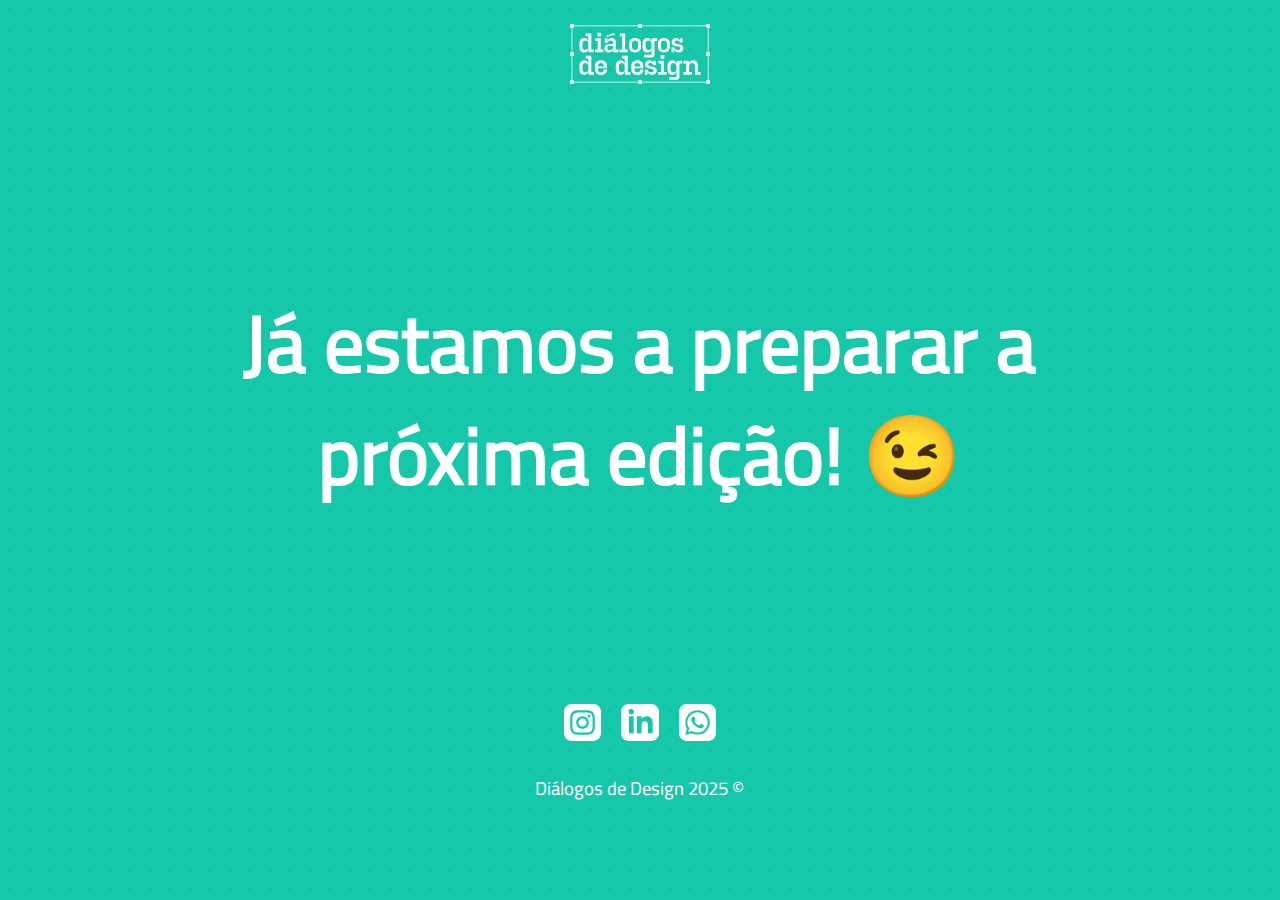
<file: index.html>
<!DOCTYPE html>
<html lang="en">

<head>
    <meta charset="UTF-8">
    <meta name="viewport" content="width=device-width, initial-scale=1.0">
    <title>Diálogos de Design</title>
    <link rel="stylesheet" href="css/style.css">
    <link rel="stylesheet" href="css/mobile.css">
    <link rel="stylesheet" href="css/type.css">
    <link rel="icon" href="imgs/favicon.png">
</head>

<body>
    <div class="nav">
        <a class="logo" href="index.html">
            <img src="imgs/logotipo-dialogosdedesign.svg">
        </a>
    </div>

    <main-container>
        <h2>Já estamos a preparar a próxima edição! 😉</h2>
    </main-container>


    <footer>
        <socials>
            <a href="https://www.instagram.com/dialogos.de.design/" target="_blank">
                <img src="imgs/assets/instagram.svg" style="filter: invert(1); width: 2em;">
            </a>
            <a href="https://www.linkedin.com/company/dialogos-de-design/" target="_blank">
                <img src="imgs/assets/linkedin.svg" style="filter: invert(1); width: 2em;">
            </a>
            <a href="https://chat.whatsapp.com/H7byj0ADhovEa4tZFKXllv" target="_blank">
                <img src="imgs/assets/whatsapp.svg" style="filter: invert(1); width: 2em;">
            </a>
        </socials>
        <p>Diálogos de Design 2025 ©</p>
    </footer>

</body>

</html>
</file>
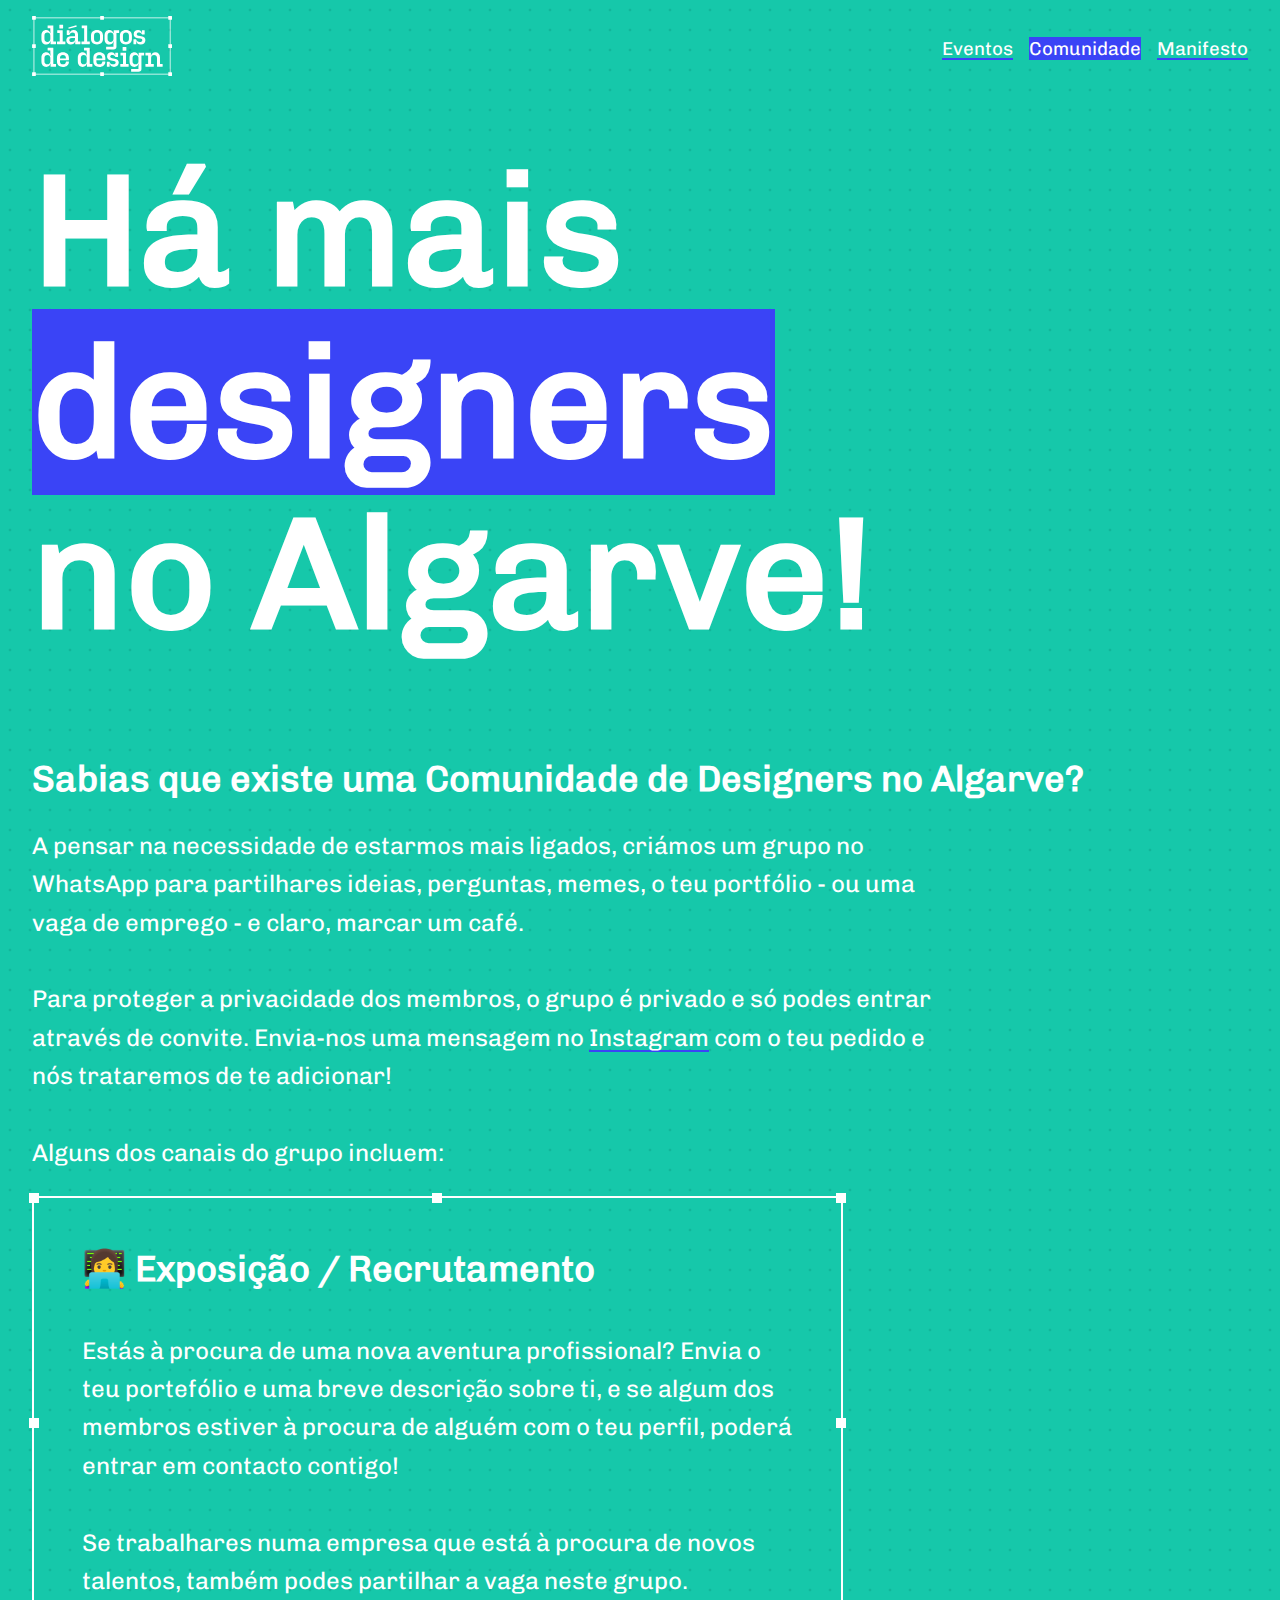
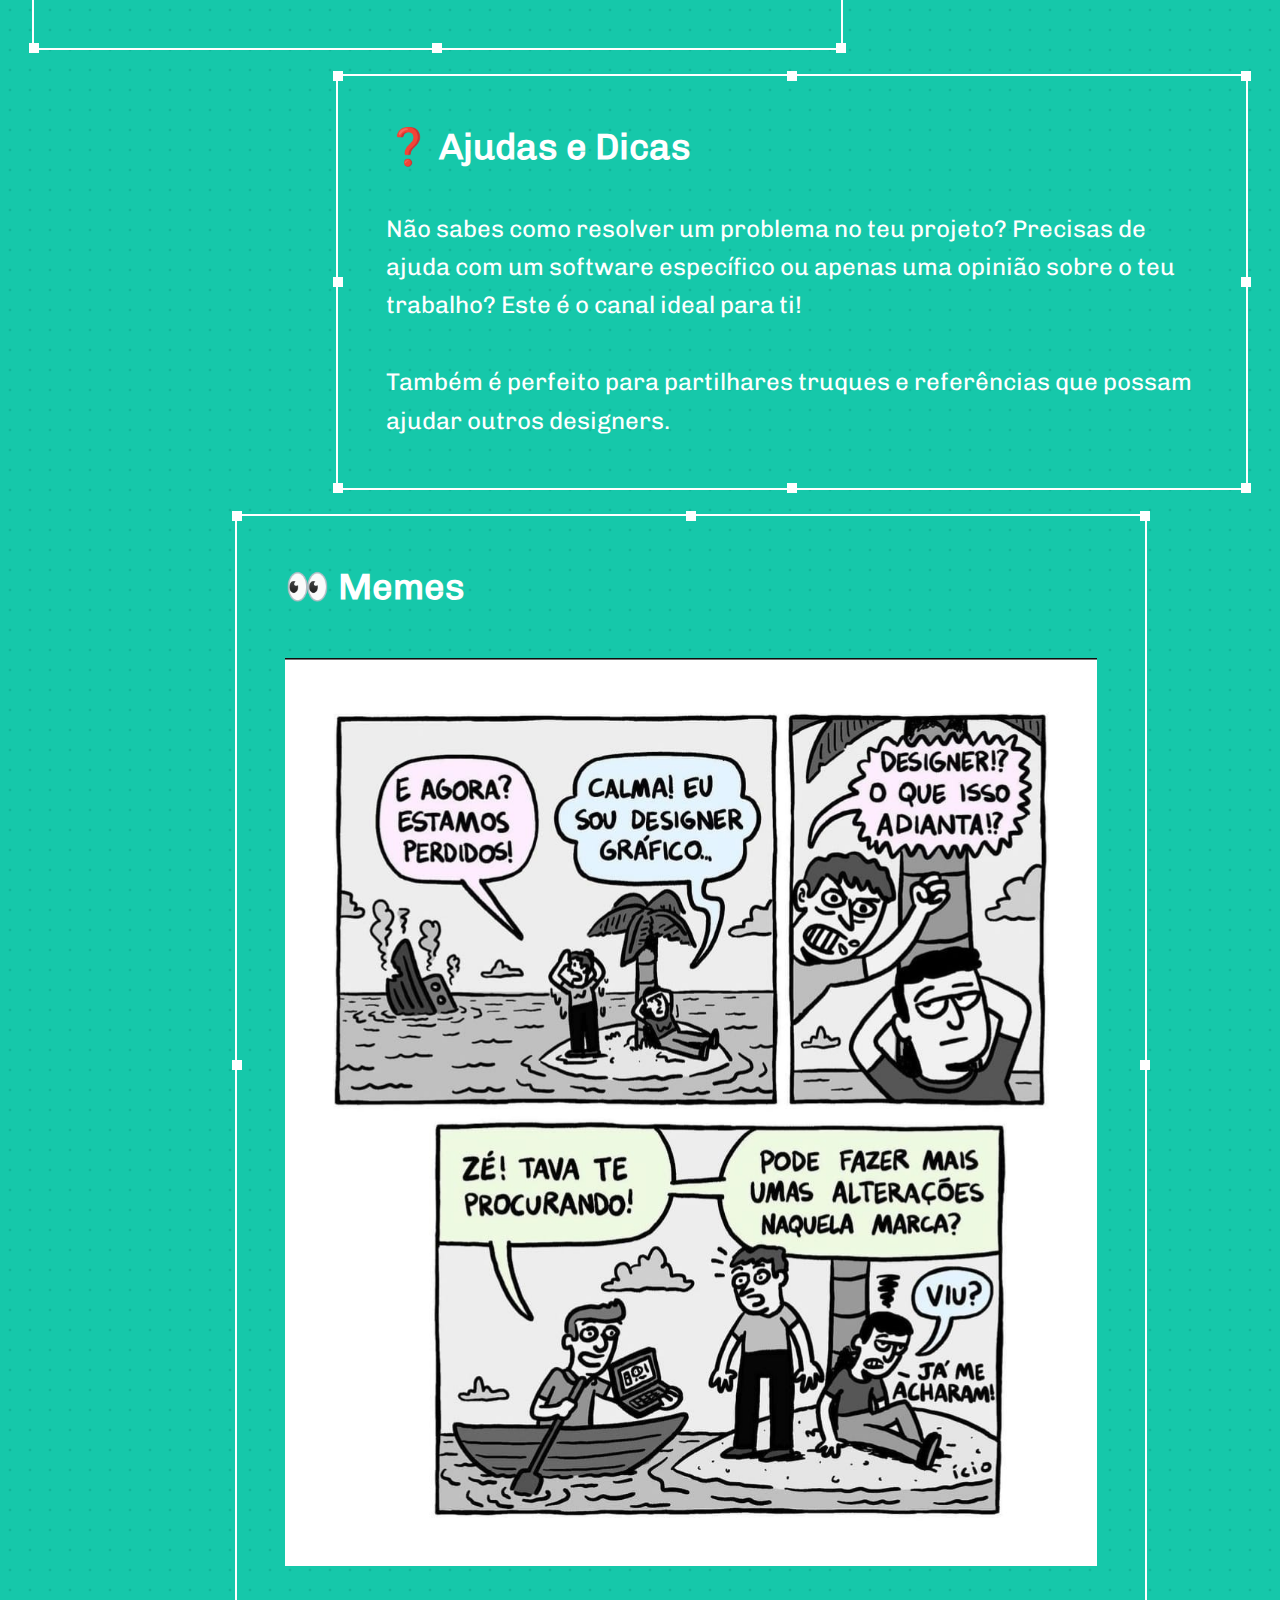
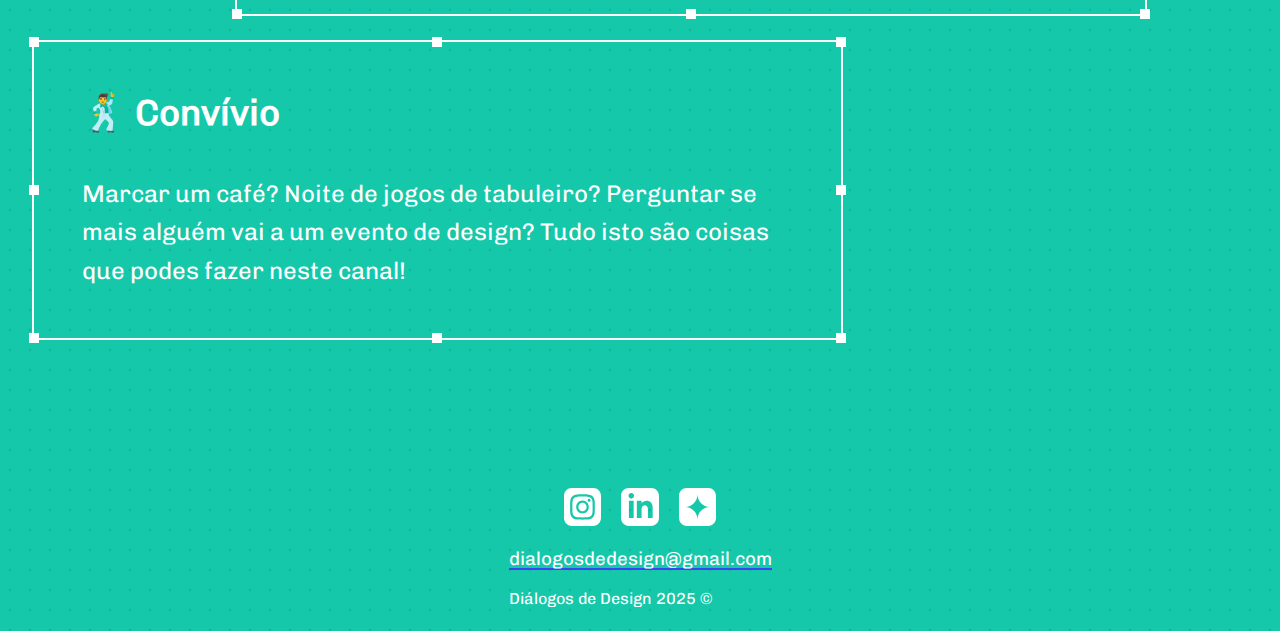
<file: comunidade.html>
<!DOCTYPE html>
<html lang="en">

<head>
    <meta charset="UTF-8">
    <meta name="viewport" content="width=device-width, initial-scale=1">
    <title>Diálogos de Design</title>
    <link rel="stylesheet" href="css/test-style.css">
    <link rel="stylesheet" href="css/test-mobile.css">
    <link rel="stylesheet" href="css/type.css">
    <link rel="icon" href="imgs/favicon.png">
    <script src="scripts/menu-script.js"></script>
</head>

<body>
    <navbar>
        <logotype>
            <a href="test-index.html">
                <img src="imgs/logotipo-dialogosdedesign.svg">
            </a>
        </logotype>
        <menu class="show-desktop">
            <a href="eventos.html">Eventos</a>
            <a class="active">Comunidade</a>
            <a href="manifesto.html">Manifesto</a>
        </menu>

        <button id="toggleButton" onclick="toggleDisplay()" class="show-mobile">
            <div style="margin: auto">
                <span id="line1" class="menuLine1" style="rotate: 0deg; margin-bottom: 10px"></span>
                <span id="line3" class="menuLine3" style="rotate: 0deg"></span>
            </div>
        </button>
    </navbar>

    <div id="menu" style="display: none;">
        <a href="eventos.html" style="width: fit-content;">Eventos</a>
        <a href="comunidade.html" style="width: fit-content;">Comunidade</a>
        <a href="manifesto.html" style="width: fit-content;">Manifesto</a>

        <footer style="position: absolute; bottom: 0px; justify-content: left;">
            <a href="mailto:dialogosdedesign@gmail.com" style="font-size: 16px;">dialogosdedesign@gmail.com</a>
            <p style="color: var(--text-color);">Diálogos de Design 2025 ©</p>
        </footer>
    </div>

    <main-container>
        <h1>
            Há mais <span class="highlight">designers</span> no Algarve!
        </h1>
    </main-container>
    <main-container>
        <h3>
            Sabias que existe uma Comunidade de Designers no Algarve?
        </h3>
        <p>
            A pensar na necessidade de estarmos mais ligados, criámos um grupo no WhatsApp para partilhares
            ideias, perguntas, memes, o teu portfólio - ou uma vaga de emprego - e claro, marcar um café.<br>
            <br>
            Para proteger a privacidade dos membros, o grupo é privado e só podes entrar através de convite. Envia-nos
            uma mensagem no <a href="https://www.instagram.com/dialogos.de.design/" target="_blank">Instagram</a> com o
            teu pedido e nós trataremos de te adicionar!<br>
            <br>
            Alguns dos canais do grupo incluem:<br>
        </p>
        <box style="grid-column-start: 1; grid-column-end: 9;">
            <h3>
                👩‍💻 Exposição / Recrutamento
            </h3>
            <p>
                <br>
                Estás à procura de uma nova aventura profissional? Envia o teu portefólio e uma breve descrição sobre
                ti, e se algum dos membros estiver à procura de alguém com o teu perfil, poderá entrar em contacto
                contigo!<br>
                <br>
                Se trabalhares numa empresa que está à procura de novos talentos, também podes partilhar a vaga neste
                grupo.
            </p>
            <div class="tl"></div>
            <div class="tm"></div>
            <div class="tr"></div>
            <div class="ml"></div>
            <div class="mr"></div>
            <div class="bl"></div>
            <div class="bm"></div>
            <div class="br"></div>
        </box>
        <box style="grid-column-start: 4; grid-column-end: 13;">
            <h3>
                ❓ Ajudas e Dicas
            </h3>
            <p>
                <br>
                Não sabes como resolver um problema no teu projeto? Precisas de ajuda com um software específico ou
                apenas uma opinião sobre o teu trabalho? Este é o canal ideal para ti!<br>
                <br>
                Também é perfeito para partilhares truques e referências que possam ajudar outros designers.
            </p>
            <div class="tl"></div>
            <div class="tm"></div>
            <div class="tr"></div>
            <div class="ml"></div>
            <div class="mr"></div>
            <div class="bl"></div>
            <div class="bm"></div>
            <div class="br"></div>
        </box>
        <box style="grid-column-start: 3; grid-column-end: 12;">
            <h3>
                👀 Memes<br>
                <br>
            </h3>
            <img src="imgs/meme.jpg" style="display: block; grid-column: span 12; width: 100%;margin: auto;">
            <div class="tl"></div>
            <div class="tm"></div>
            <div class="tr"></div>
            <div class="ml"></div>
            <div class="mr"></div>
            <div class="bl"></div>
            <div class="bm"></div>
            <div class="br"></div>
        </box>
        <box style="grid-column-start: 1; grid-column-end: 9;">
            <h3>
                🕺 Convívio
            </h3>
            <p>
                <br>
                Marcar um café? Noite de jogos de tabuleiro? Perguntar se mais alguém vai a um evento de design? Tudo
                isto são coisas que podes fazer neste canal!
            </p>
            <div class="tl"></div>
            <div class="tm"></div>
            <div class="tr"></div>
            <div class="ml"></div>
            <div class="mr"></div>
            <div class="bl"></div>
            <div class="bm"></div>
            <div class="br"></div>
        </box>
    </main-container>

    <footer>
        <socials>
            <a href="https://www.instagram.com/dialogos.de.design/" target="_blank">
                <img src="imgs/assets/instagram.svg" style="filter: invert(1); width: 2em;">
            </a>
            <a href="https://www.linkedin.com/company/dialogos-de-design/" target="_blank">
                <img src="imgs/assets/linkedin.svg" style="filter: invert(1); width: 2em;">
            </a>
            <a href="https://lu.ma/dialogosdedesign" target="_blank">
                <img src="imgs/assets/luma.svg" style="width: 2em;">
            </a>
        </socials>
        <a href="mailto:dialogosdedesign@gmail.com">dialogosdedesign@gmail.com</a>
        <p>Diálogos de Design 2025 ©</p>
    </footer>

</body>

</html>
</file>
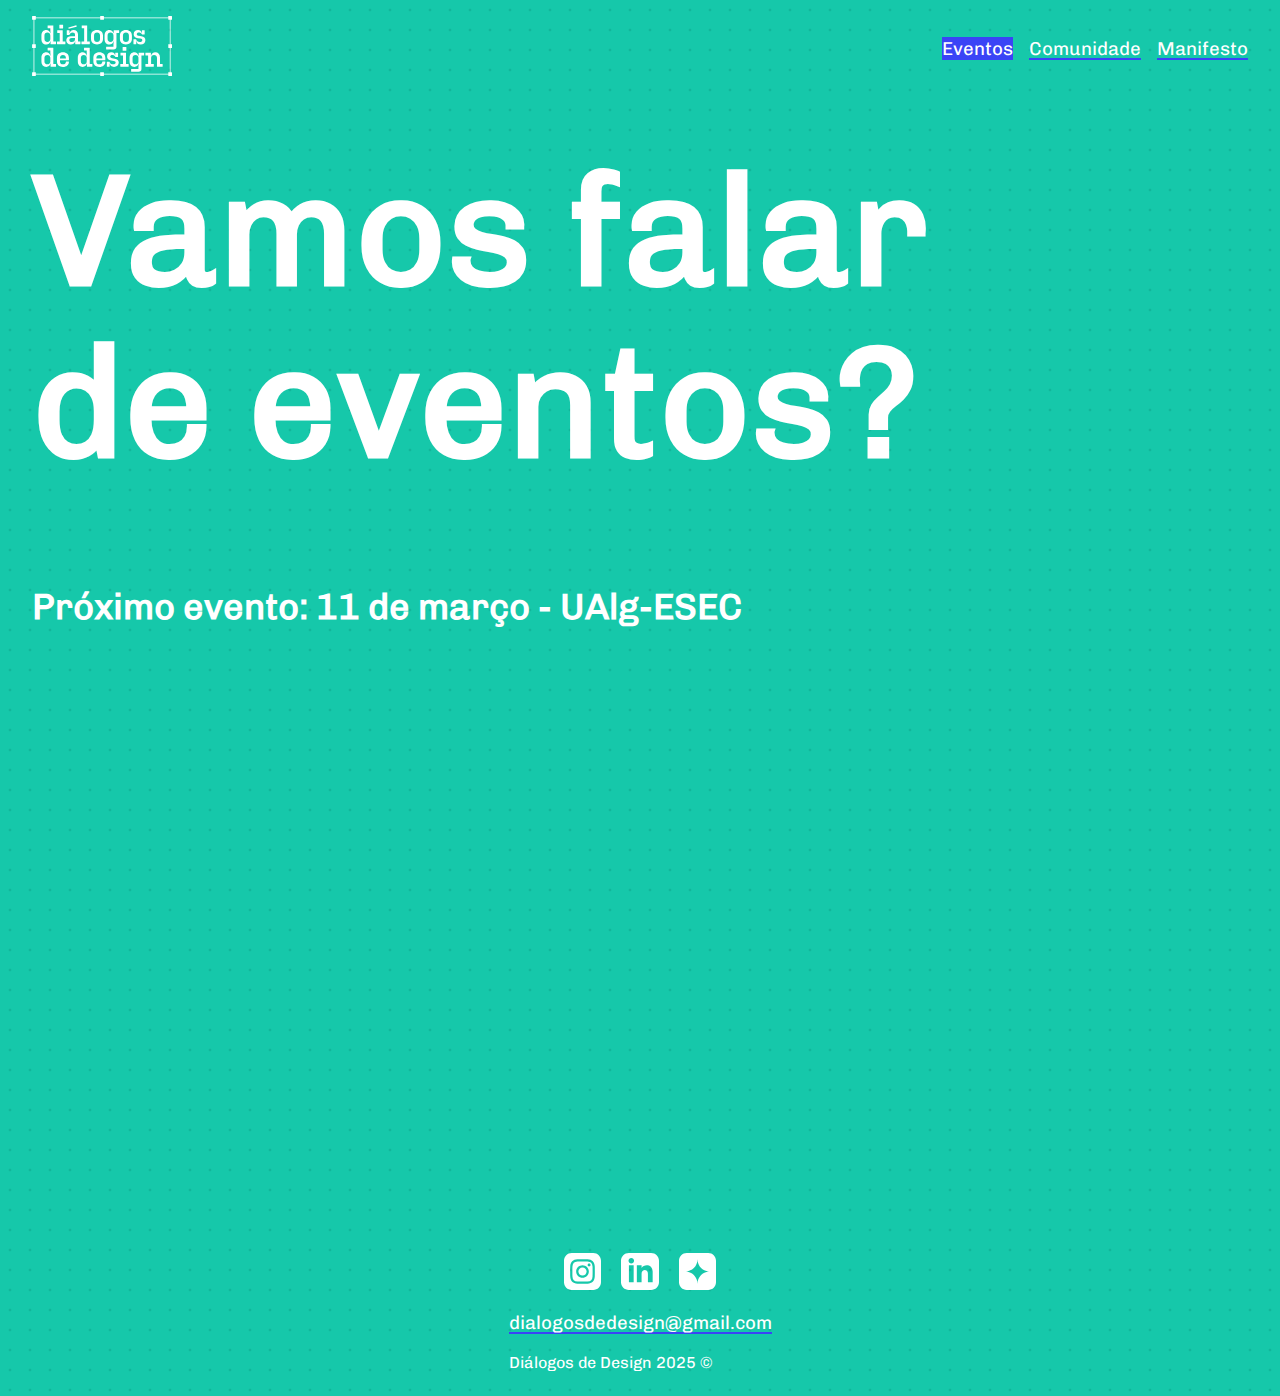
<file: eventos.html>
<!DOCTYPE html>
<html lang="en">

<head>
    <meta charset="UTF-8">
    <meta name="viewport" content="width=device-width, initial-scale=1">
    <title>Diálogos de Design</title>
    <link rel="stylesheet" href="css/test-style.css">
    <link rel="stylesheet" href="css/test-mobile.css">
    <link rel="stylesheet" href="css/type.css">
    <link rel="icon" href="imgs/favicon.png">
    <script src="scripts/menu-script.js"></script>
</head>

<body>
    <navbar>
        <logotype>
            <a href="test-index.html">
                <img src="imgs/logotipo-dialogosdedesign.svg">
            </a>
        </logotype>
        <menu class="show-desktop">
            <a class="active">Eventos</a>
            <a href="comunidade.html">Comunidade</a>
            <a href="manifesto.html">Manifesto</a>
        </menu>

        <button id="toggleButton" onclick="toggleDisplay()" class="show-mobile">
            <div style="margin: auto">
                <span id="line1" class="menuLine1" style="rotate: 0deg; margin-bottom: 10px"></span>
                <span id="line3" class="menuLine3" style="rotate: 0deg"></span>
            </div>
        </button>
    </navbar>

    <div id="menu" style="display: none;">
        <a href="eventos.html" style="width: fit-content;">Eventos</a>
        <a href="comunidade.html" style="width: fit-content;">Comunidade</a>
        <a href="manifesto.html" style="width: fit-content;">Manifesto</a>

        <footer style="position: absolute; bottom: 0px; justify-content: left;">
            <a href="mailto:dialogosdedesign@gmail.com" style="font-size: 16px;">dialogosdedesign@gmail.com</a>
            <p style="color: var(--text-color);">Diálogos de Design 2025 ©</p>
        </footer>
    </div>

    <main-container>
        <h1>
            Vamos falar de eventos?
        </h1>
    </main-container>
    <main-container>
        <h3>
            Próximo evento: 11 de março - UAlg-ESEC
        </h3>
        <iframe src="https://lu.ma/embed/event/evt-ZFroktF4ICPwwDH/simple" frameborder="0" allowfullscreen=""
            aria-hidden="false" tabindex="0"></iframe>

    </main-container>

    <footer>
        <socials>
            <a href="https://www.instagram.com/dialogos.de.design/" target="_blank">
                <img src="imgs/assets/instagram.svg" style="filter: invert(1); width: 2em;">
            </a>
            <a href="https://www.linkedin.com/company/dialogos-de-design/" target="_blank">
                <img src="imgs/assets/linkedin.svg" style="filter: invert(1); width: 2em;">
            </a>
            <a href="https://lu.ma/dialogosdedesign" target="_blank">
                <img src="imgs/assets/luma.svg" style="width: 2em;">
            </a>
        </socials>
        <a href="mailto:dialogosdedesign@gmail.com">dialogosdedesign@gmail.com</a>
        <p>Diálogos de Design 2025 ©</p>
    </footer>

</body>

</html>
</file>
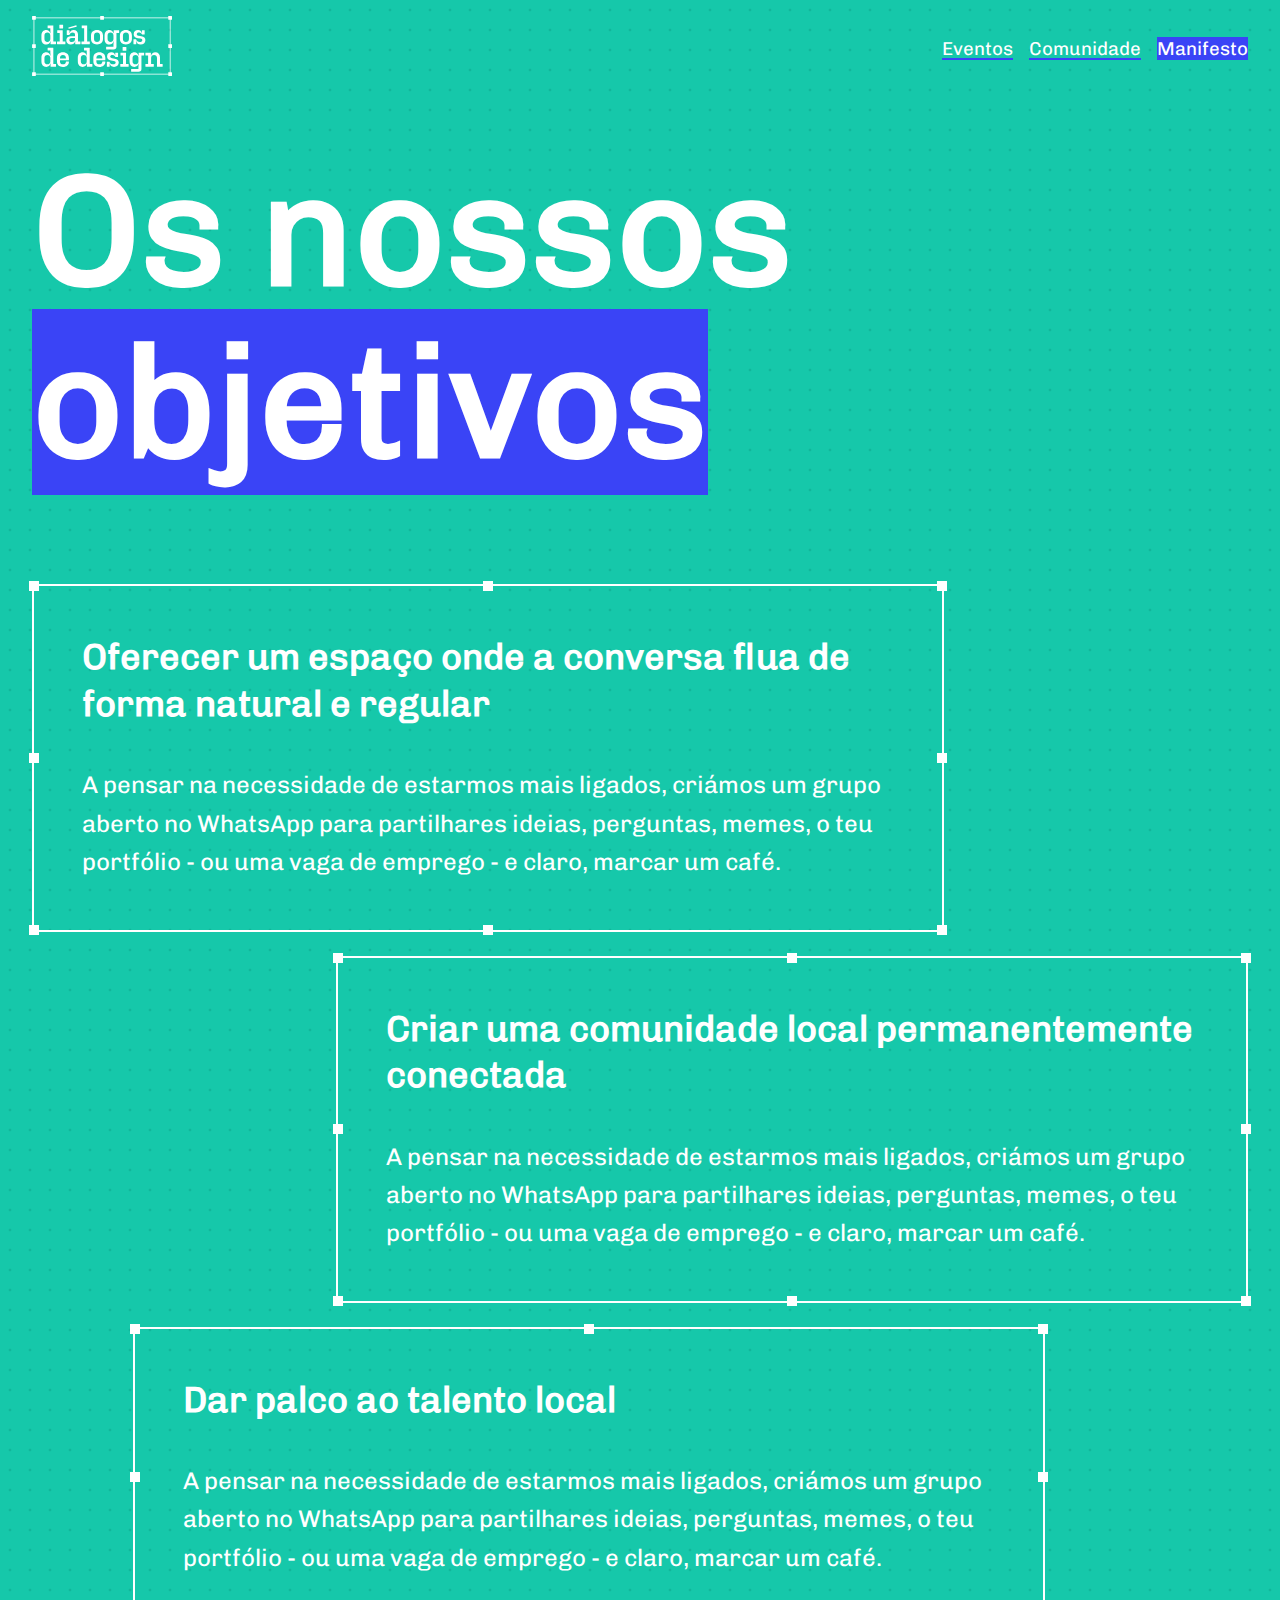
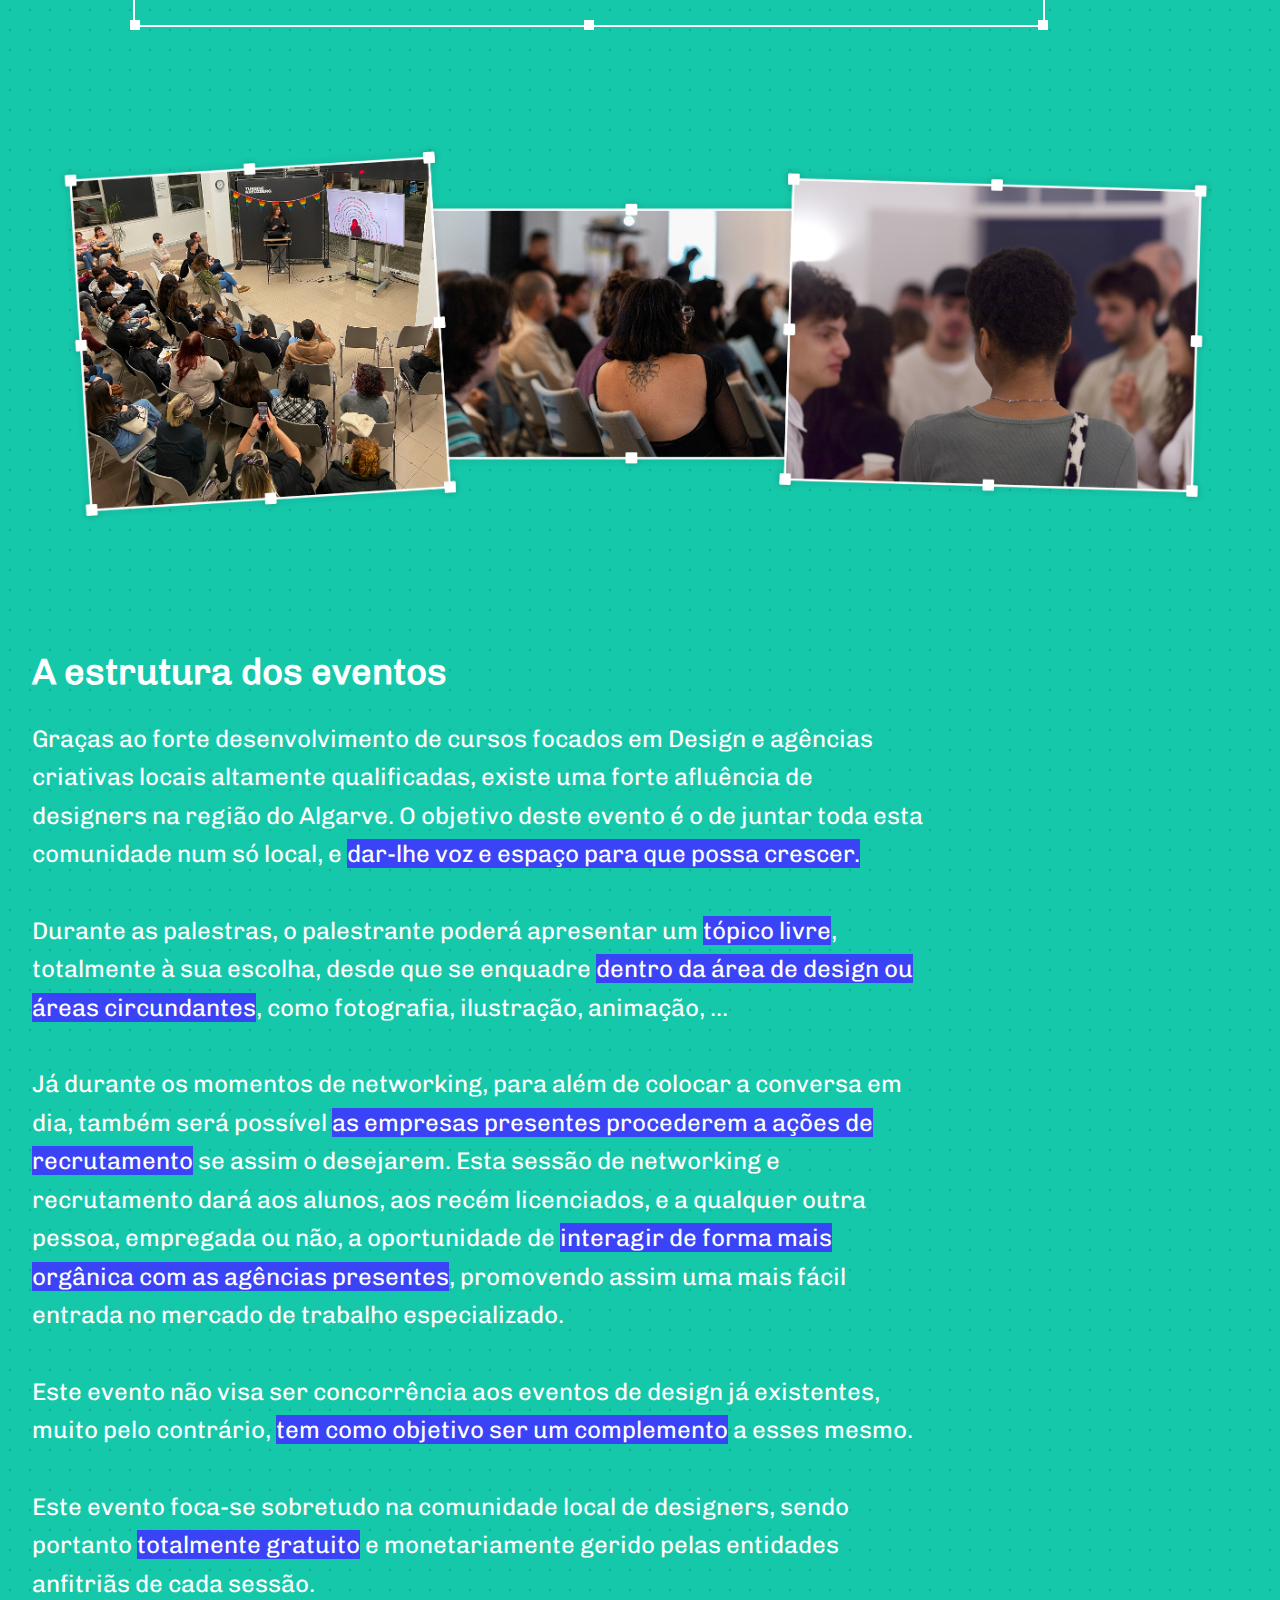
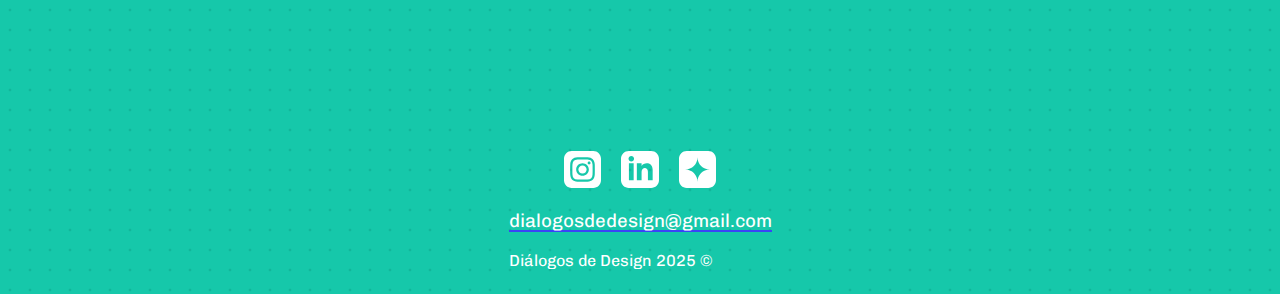
<file: manifesto.html>
<!DOCTYPE html>
<html lang="en">

<head>
    <meta charset="UTF-8">
    <meta name="viewport" content="width=device-width, initial-scale=1">
    <title>Diálogos de Design</title>
    <link rel="stylesheet" href="css/test-style.css">
    <link rel="stylesheet" href="css/test-mobile.css">
    <link rel="stylesheet" href="css/type.css">
    <link rel="icon" href="imgs/favicon.png">
    <script src="scripts/menu-script.js"></script>
</head>

<body>
    <navbar>
        <logotype>
            <a href="test-index.html">
                <img src="imgs/logotipo-dialogosdedesign.svg">
            </a>
        </logotype>
        <menu class="show-desktop">
            <a href="eventos.html">Eventos</a>
            <a href="comunidade.html">Comunidade</a>
            <a class="active">Manifesto</a>
        </menu>

        <button id="toggleButton" onclick="toggleDisplay()" class="show-mobile">
            <div style="margin: auto">
                <span id="line1" class="menuLine1" style="rotate: 0deg; margin-bottom: 10px"></span>
                <span id="line3" class="menuLine3" style="rotate: 0deg"></span>
            </div>
        </button>
    </navbar>

    <div id="menu" style="display: none;">
        <a href="eventos.html" style="width: fit-content;">Eventos</a>
        <a href="comunidade.html" style="width: fit-content;">Comunidade</a>
        <a href="manifesto.html" style="width: fit-content;">Manifesto</a>

        <footer style="position: absolute; bottom: 0px; justify-content: left;">
            <a href="mailto:dialogosdedesign@gmail.com" style="font-size: 16px;">dialogosdedesign@gmail.com</a>
            <p style="color: var(--text-color);">Diálogos de Design 2025 ©</p>
        </footer>
    </div>

    <main-container>
        <h1>
            Os nossos <span class="highlight">objetivos</span>
        </h1>
    </main-container>
    <main-container>
        <box style="grid-column-start: 1; grid-column-end: 10;">
            <h3>
                Oferecer um espaço onde a conversa flua de forma natural e regular
            </h3>
            <p>
                <br>
                A pensar na necessidade de estarmos mais ligados, criámos um grupo aberto no WhatsApp para partilhares
                ideias, perguntas, memes, o teu portfólio - ou uma vaga de emprego - e claro, marcar um café.
            </p>
            <div class="tl"></div>
            <div class="tm"></div>
            <div class="tr"></div>
            <div class="ml"></div>
            <div class="mr"></div>
            <div class="bl"></div>
            <div class="bm"></div>
            <div class="br"></div>
        </box>

        <box style=" grid-column-start: 4; grid-column-end: 13;">
            <h3>
                Criar uma comunidade local permanentemente conectada
            </h3>
            <p>
                <br>
                A pensar na necessidade de estarmos mais ligados, criámos um grupo aberto no WhatsApp para partilhares
                ideias, perguntas, memes, o teu portfólio - ou uma vaga de emprego - e claro, marcar um café.
            </p>
            <div class="tl"></div>
            <div class="tm"></div>
            <div class="tr"></div>
            <div class="ml"></div>
            <div class="mr"></div>
            <div class="bl"></div>
            <div class="bm"></div>
            <div class="br"></div>
        </box>

        <box style=" grid-column-start: 2; grid-column-end: 11;">
            <h3>
                Dar palco ao talento local
            </h3>
            <p>
                <br>
                A pensar na necessidade de estarmos mais ligados, criámos um grupo aberto no WhatsApp para partilhares
                ideias, perguntas, memes, o teu portfólio - ou uma vaga de emprego - e claro, marcar um café.
            </p>
            <div class="tl"></div>
            <div class="tm"></div>
            <div class="tr"></div>
            <div class="ml"></div>
            <div class="mr"></div>
            <div class="bl"></div>
            <div class="bm"></div>
            <div class="br"></div>
        </box>
    </main-container>

    <main-container>
        <img src="imgs/manifesto-page-image-desktop.png" class="show-desktop"
            style="display: block; grid-column: span 12; width: 100%;margin: auto;">
        <img src="imgs/manifesto-page-image-mobile.png" class="show-mobile"
            style="display: block; grid-column: span 12; width: 100%;margin: auto;">
    </main-container>

    <main-container>
        <h3>
            A estrutura dos eventos
        </h3>
        <p>
            Graças ao forte desenvolvimento de cursos focados em Design e agências criativas locais altamente
            qualificadas, existe uma forte afluência de designers na região do Algarve. O objetivo deste evento é o
            de juntar toda esta comunidade num só local, e <span class="highlight">dar-lhe voz e espaço para que possa
                crescer.</span><br>
            <br>
            Durante as palestras, o palestrante poderá apresentar um <span class="highlight">tópico livre</span>,
            totalmente à
            sua escolha, desde que
            se enquadre <span class="highlight">dentro da área de design ou áreas circundantes</span>, como fotografia,
            ilustração, animação, ...<br>
            <br>
            Já durante os momentos de networking, para além de colocar a conversa
            em dia, também será possível <span class="highlight">as empresas presentes procederem a ações de
                recrutamento</span> se assim o desejarem. Esta sessão de networking e recrutamento dará aos alunos, aos
            recém
            licenciados, e a qualquer outra pessoa, empregada ou não, a oportunidade de <span
                class="highlight">interagir de forma mais orgânica
                com as agências presentes</span>, promovendo assim uma mais fácil entrada no mercado de trabalho
            especializado.<br>
            <br>
            Este evento não visa ser concorrência aos eventos de design já existentes, muito pelo contrário, <span
                class="highlight">tem
                como objetivo ser um complemento</span> a esses mesmo.<br>
            <br>
            Este evento foca-se sobretudo na comunidade local de designers, sendo portanto <span
                class="highlight">totalmente gratuito</span> e
            monetariamente gerido pelas entidades anfitriãs de cada sessão.
        </p>
    </main-container>

    <footer>
        <socials>
            <a href="https://www.instagram.com/dialogos.de.design/" target="_blank">
                <img src="imgs/assets/instagram.svg" style="filter: invert(1); width: 2em;">
            </a>
            <a href="https://www.linkedin.com/company/dialogos-de-design/" target="_blank">
                <img src="imgs/assets/linkedin.svg" style="filter: invert(1); width: 2em;">
            </a>
            <a href="https://lu.ma/dialogosdedesign" target="_blank">
                <img src="imgs/assets/luma.svg" style="width: 2em;">
            </a>
        </socials>
        <a href="mailto:dialogosdedesign@gmail.com">dialogosdedesign@gmail.com</a>
        <p>Diálogos de Design 2025 ©</p>
    </footer>

</body>

</html>
</file>
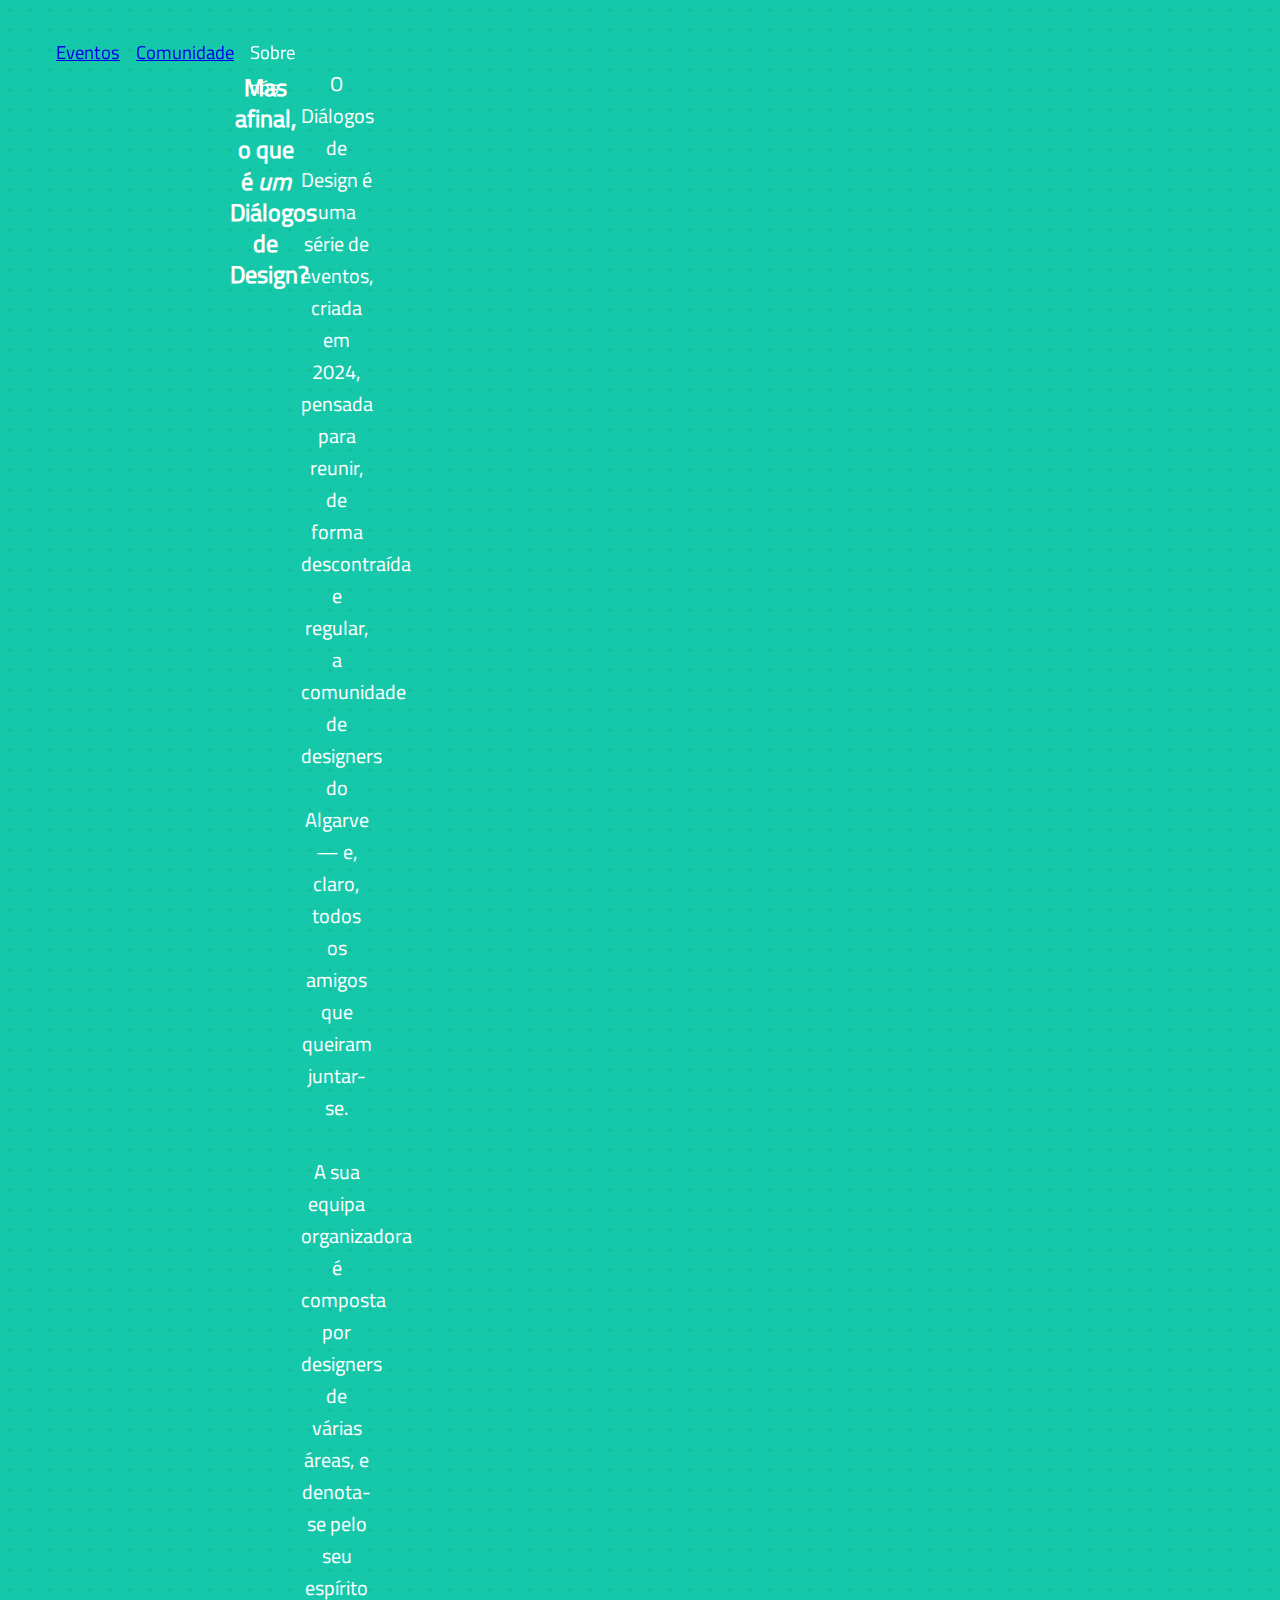
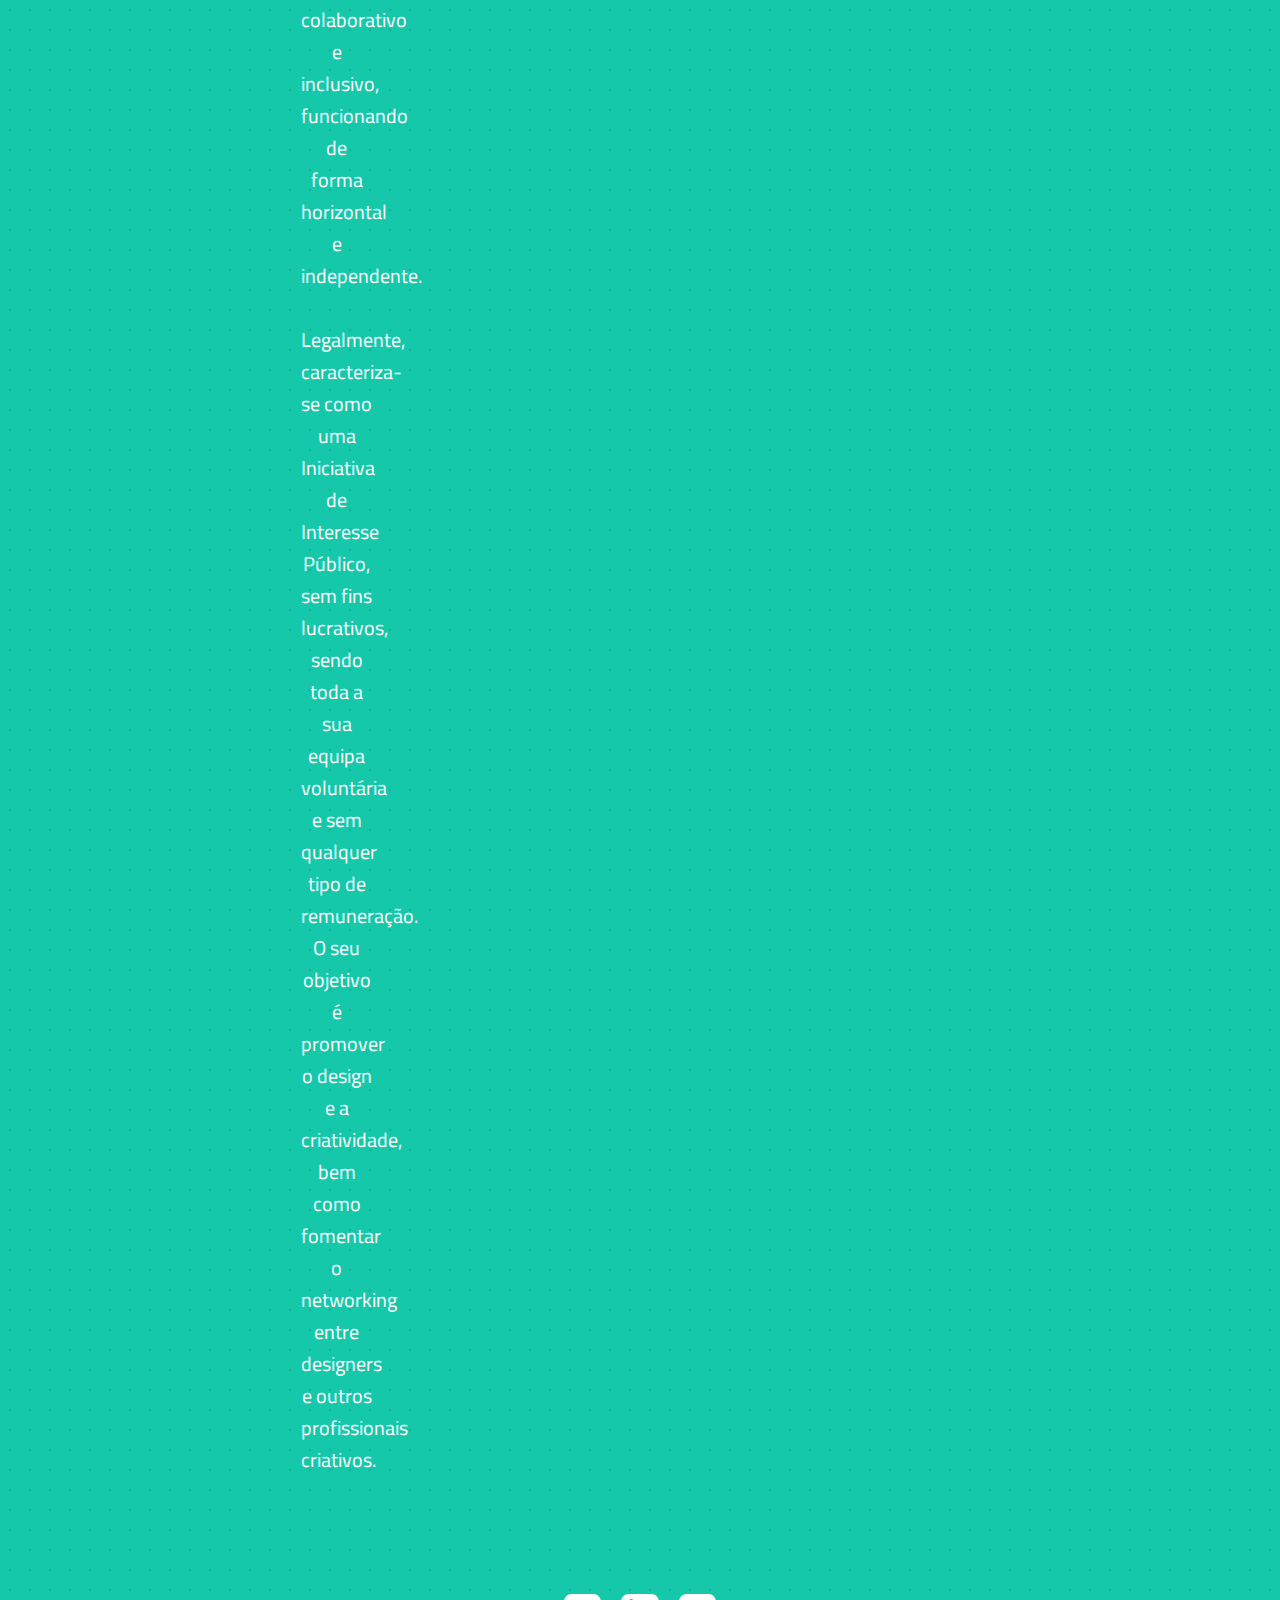
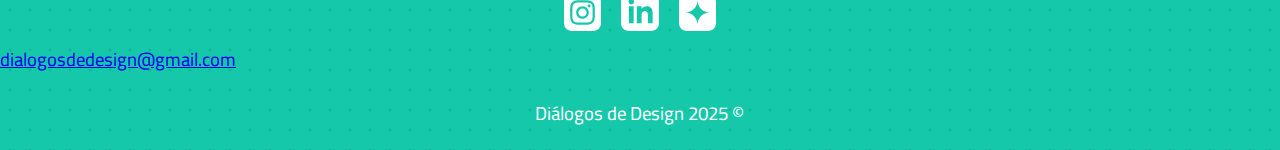
<file: sobre.html>
<!DOCTYPE html>
<html lang="pt">

<head>
    <meta charset="UTF-8">
    <meta name="viewport" content="width=device-width, initial-scale=1">
    <meta name="description" content="O Diálogos de Design é um evento pensado para reunir, de forma descontraída e regular, a comunidade de designers do Algarve — e, claro, todos os amigos que queiram juntar-se.">
    <link rel="canonical" href="https://dialogosdedesign.com/index.html">
    <meta name="keywords" content="Diálogos de Design, Designers, Algarve, Comunidade, Eventos, Networking, Design, Criatividade">
    <meta name="author" content="Diálogos de Design">
    <title>Diálogos de Design - Comunidade Algarvia de Designers</title>
    <link rel="stylesheet" href="css/style.css">
    <link rel="stylesheet" href="css/mobile.css">
    <link rel="stylesheet" href="css/laptop.css">
    <link rel="stylesheet" href="css/type.css">
    <link rel="icon" href="imgs/favicon.png">
    <script src="scripts/menu-script.js"></script>
</head>

<body>
    <navbar>
        <logotype>
            <a href="index.html">
                <img src="imgs/logotipo-dialogosdedesign.svg" alt="Logótipo Diálogos de Design">
            </a>
        </logotype>
        <menu class="show-desktop">
            <a href="eventos.html">Eventos</a>
            <a href="comunidade.html">Comunidade</a>
            <a class="active">Sobre nós</a>
        </menu>

        <button id="toggleButton" onclick="toggleDisplay()" class="show-mobile">
            <div style="margin: auto">
                <span id="line1" class="menuLine1" style="rotate: 0deg; margin-bottom: 10px"></span>
                <span id="line3" class="menuLine3" style="rotate: 0deg"></span>
            </div>
        </button>
    </navbar>

    <div id="menu" style="display: none;">
        <a href="eventos.html" style="width: fit-content;">Eventos</a>
        <a href="comunidade.html" style="width: fit-content;">Comunidade</a>
        <a href="sobre.html" style="width: fit-content;">Sobre nós</a>
        <footer style="position: absolute; bottom: 0px; justify-content: left;">
            <a href="mailto:dialogosdedesign@gmail.com" style="font-size: 16px;">dialogosdedesign@gmail.com</a>
            <p style="color: var(--text-color);">Diálogos de Design 2025 ©</p>
        </footer>
    </div>

    <!-- <hero class="comunidade">
        <main-container>
            <h1>
                Há mais <span class="highlight">designers</span> no Algarve!
            </h1>
        </main-container>
    </hero> -->
    <main-container>
        <h3>
            Mas afinal, o que é <i>um</i> Diálogos de Design?
        </h3>
        <p>
            O Diálogos de Design é uma série de eventos, criada em 2024, pensada para reunir, de forma descontraída e regular, a comunidade de designers do Algarve — e, claro, todos os amigos que queiram juntar-se.<br>
            <br>
            A sua equipa organizadora é composta por designers de várias áreas, e denota-se pelo seu espírito colaborativo e inclusivo, funcionando de forma horizontal e independente.<br>
            <br>
            Legalmente, caracteriza-se como uma Iniciativa de Interesse Público, sem fins lucrativos, sendo toda a sua equipa voluntária e sem qualquer tipo de remuneração. O seu objetivo é promover o design e a criatividade, bem como fomentar o networking entre designers e outros profissionais criativos. <br>
        </p>
        </main-container>
        

    <footer>
        <socials>
            <a href="https://www.instagram.com/dialogos.de.design/" target="_blank">
                <img src="imgs/assets/instagram.svg" style="filter: invert(1); width: 2em;" alt="Logótipo do Instagram">
            </a>
            <a href="https://www.linkedin.com/company/dialogos-de-design/" target="_blank">
                <img src="imgs/assets/linkedin.svg" style="filter: invert(1); width: 2em;" alt="Logótipo do LinkedIn">
            </a>
            <a href="https://lu.ma/dialogosdedesign" target="_blank">
                <img src="imgs/assets/luma.svg" style="width: 2em;" alt="Logótipo do Luma">
            </a>
        </socials>
        <a href="mailto:dialogosdedesign@gmail.com">dialogosdedesign@gmail.com</a>
        <p>Diálogos de Design 2025 ©</p>
    </footer>

</body>

</html>
</file>
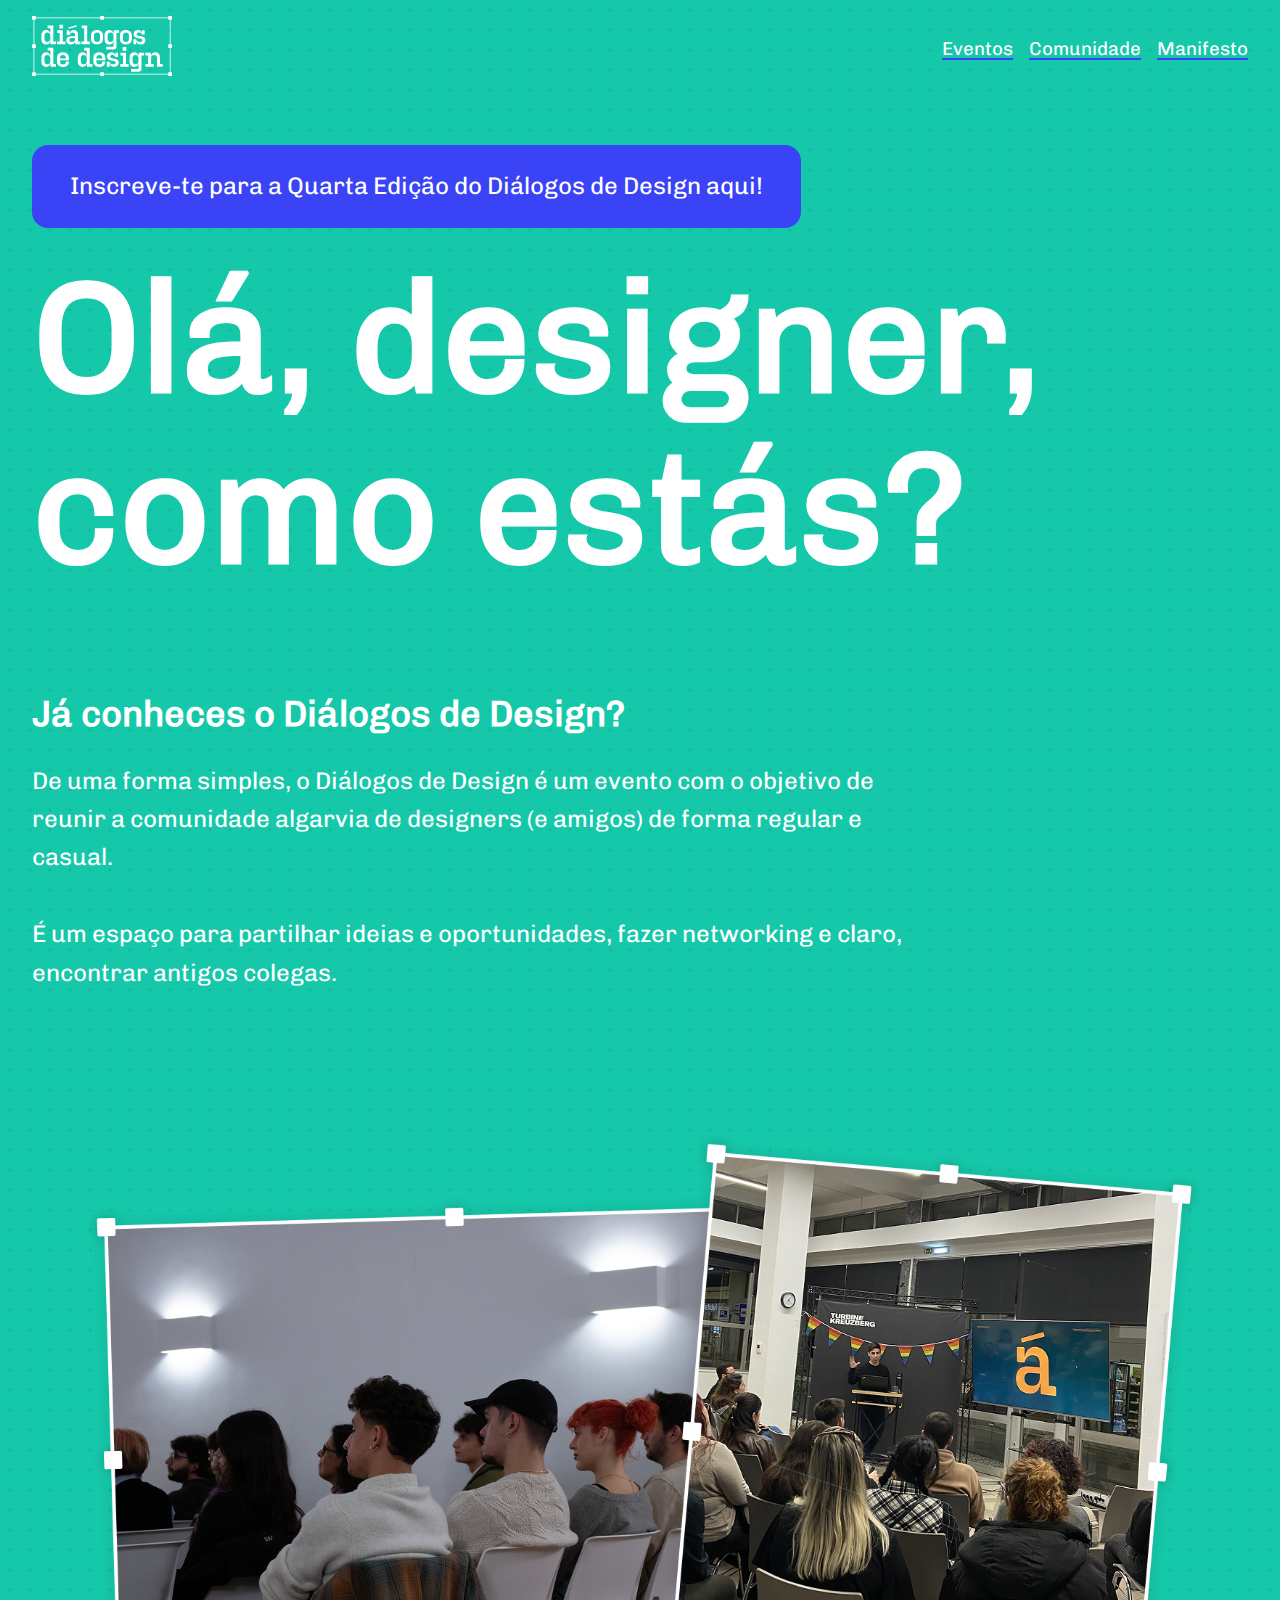
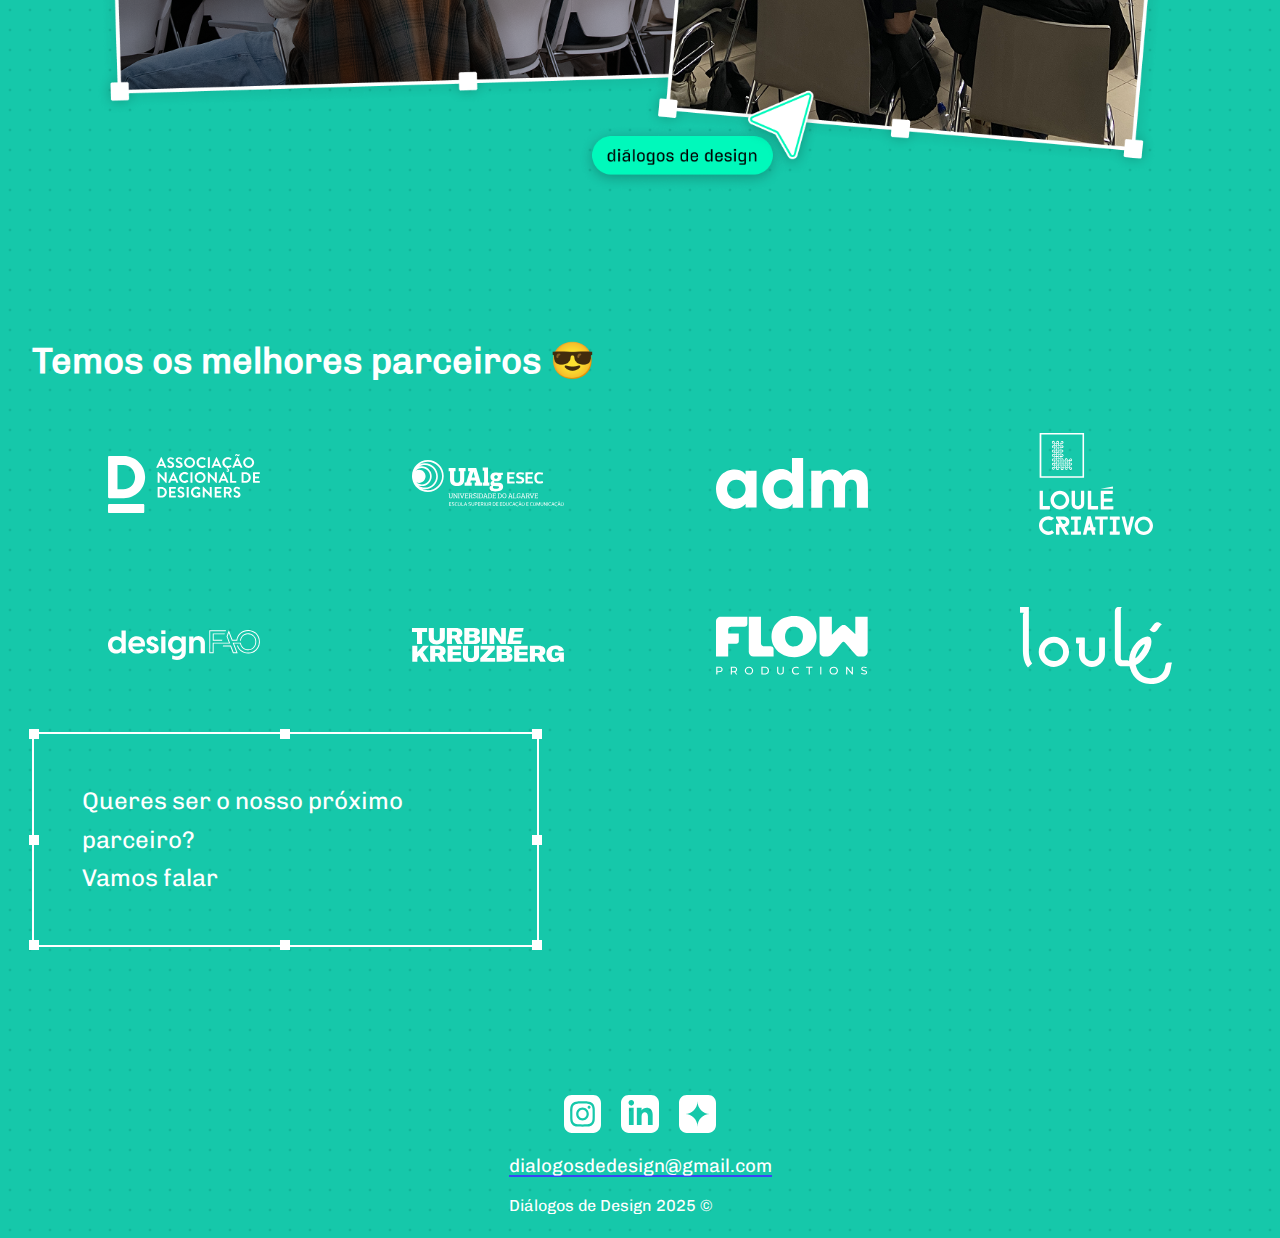
<file: test-index.html>
<!DOCTYPE html>
<html lang="en">

<head>
    <meta charset="UTF-8">
    <meta name="viewport" content="width=device-width, initial-scale=1">
    <title>Diálogos de Design</title>
    <link rel="stylesheet" href="css/test-style.css">
    <link rel="stylesheet" href="css/test-mobile.css">
    <link rel="stylesheet" href="css/type.css">
    <link rel="icon" href="imgs/favicon.png">
    <script src="scripts/menu-script.js"></script>
</head>

<body>
    <navbar>
        <logotype>
            <a href="index.html">
                <img src="imgs/logotipo-dialogosdedesign.svg">
            </a>
        </logotype>
        <menu class="show-desktop">
            <a href="eventos.html">Eventos</a>
            <a href="comunidade.html">Comunidade</a>
            <a href="manifesto.html">Manifesto</a>
        </menu>

        <button id="toggleButton" onclick="toggleDisplay()" class="show-mobile">
            <div style="margin: auto">
                <span id="line1" class="menuLine1" style="rotate: 0deg; margin-bottom: 10px"></span>
                <span id="line3" class="menuLine3" style="rotate: 0deg"></span>
            </div>
        </button>
    </navbar>

    <div id="menu" style="display: none;">
        <a href="eventos.html" style="width: fit-content;">Eventos</a>
        <a href="comunidade.html" style="width: fit-content;">Comunidade</a>
        <a href="manifesto.html" style="width: fit-content;">Manifesto</a>

        <footer style="position: absolute; bottom: 0px; justify-content: left;">
            <a href="mailto:dialogosdedesign@gmail.com" style="font-size: 16px;">dialogosdedesign@gmail.com</a>
            <p style="color: var(--text-color);">Diálogos de Design 2025 ©</p>
        </footer>
    </div>

    <main-container>
        <a class="notification" href="https://lu.ma/teooriha" target="_blank">
            <p>Inscreve-te para a Quarta Edição do Diálogos de Design aqui!</p>
        </a>
        <h1>
            Olá, designer, como estás?
        </h1>
    </main-container>
    <main-container>
        <h3>
            Já conheces o Diálogos de Design?
        </h3>
        <p>
            De uma forma simples, o Diálogos de Design é um evento com o objetivo de reunir a comunidade algarvia de
            designers (e amigos) de forma regular e casual.<br>
            <br>
            É um espaço para partilhar ideias e oportunidades, fazer networking e claro, encontrar antigos colegas.
        </p>
    </main-container>
    <main-container>
        <img src="imgs/main-page-image.png" class="show-desktop"
            style="display: block; grid-column: span 12; width: 100%;margin: auto;">
        <img src="imgs/main-page-image-mobile.png" class="show-mobile"
            style="display: block; grid-column: span 12; width: 100%;margin: auto;">
    </main-container>

    <main-container>
        <h3>
            Temos os melhores parceiros 😎
        </h3>
        <img class="partner-image" src="imgs/partners/and.svg">
        <img class="partner-image" src="imgs/partners/ualg-esec.svg">
        <img class="partner-image" src="imgs/partners/adm.svg">
        <img class="partner-image" src="imgs/partners/loule-creativo.svg">
        <img class="partner-image" src="imgs/partners/design-fao.svg">
        <img class="partner-image" src="imgs/partners/turbine-kreuzberg.svg">
        <img class="partner-image" src="imgs/partners/flow-productions.svg">
        <img class="partner-image" src="imgs/partners/cm-loule.svg">
        <box style="grid-column: span 5;">
            <p>
                Queres ser o nosso próximo parceiro?<br>
                Vamos falar
            </p>
            <div class="tl"></div>
            <div class="tm"></div>
            <div class="tr"></div>
            <div class="ml"></div>
            <div class="mr"></div>
            <div class="bl"></div>
            <div class="bm"></div>
            <div class="br"></div>
        </box>

    </main-container>

    <footer>
        <socials>
            <a href="https://www.instagram.com/dialogos.de.design/" target="_blank">
                <img src="imgs/assets/instagram.svg" style="filter: invert(1); width: 2em;">
            </a>
            <a href="https://www.linkedin.com/company/dialogos-de-design/" target="_blank">
                <img src="imgs/assets/linkedin.svg" style="filter: invert(1); width: 2em;">
            </a>
            <a href="https://lu.ma/dialogosdedesign" target="_blank">
                <img src="imgs/assets/luma.svg" style="width: 2em;">
            </a>
        </socials>
        <a href="mailto:dialogosdedesign@gmail.com">dialogosdedesign@gmail.com</a>
        <p>Diálogos de Design 2025 ©</p>
    </footer>

</body>

</html>
</file>
<file: css/style.css>
body {
    margin: 0px;
    font-family: cairoRegular;
    font-size: 14pt;

    background-color: #16C8AA;
    background-image: url(../imgs/assets/dot.png);
    background-repeat: repeat;

    color: white;

    min-height: 100vh;

    display: grid;

    justify-content: space-between;
    flex-direction: column;

    grid-template-columns: 8% 8% 8% 8% 8% 8% 8% 8% 8% 8% 8% 8%;

    row-gap: 50px;
}

.nav {
    display: flex;
    justify-content: space-between;
    align-items: center;
    padding: 24px 32px 0px;
    height: fit-content;

    grid-column: span 12;
}

.logo {
    display: block;
    width: 140px;

    margin: auto;

    color: white;
}

h2 {
    line-height: 1.4;
    font-size: 80px;
}

main-container {
    position: relative;
    height: max-content;
    grid-column-start: 3;
    grid-column-end: 11;

    text-align: center;
}

iframe {
    display: flex;
    
    width: 100%;
    max-width: 820px;

    height: 100vh;
    max-height: 450px;
    
    margin: 0px auto;
    
    border-radius: 24px;
}

socials {
    position: relative;
    display: flex;
    justify-content: center;
    gap: 20px;
    fill: white;
}

footer {
    height: auto;
    width: 100%;

    position: relative;
    bottom: 0%;

    grid-column: span 12;
}

footer p {
    padding: 0px;
    grid-column: span 12;
    text-align: center;
}
</file>
<file: css/mobile.css>
/* mobile.css */

/* Add mobile-specific styles here */

@media (max-width: 760px) {
    body {
        row-gap: 80px;
        min-height: 0px;
    }

    main-container {
        grid-column-start: 2;
        grid-column-end: 12;
    }

    iframe {
        max-height: 600px !important;
    }
}
</file>
<file: css/type.css>
@font-face {
    font-family: cairoRegular;
    src: url('../type/Cairo-Regular.ttf');
}

@font-face {
    font-family: cairoBold;
    src: url('../type/Cairo-Bold.ttf');
}

@font-face {
    font-family: chivoRegular;
    src: url('../type/Chivo-Regular.ttf');
}

@font-face {
    font-family: chivoBold;
    src: url('../type/Chivo-Bold.ttf');
}

@font-face {
    font-family: chivoItalic;
    src: url('../type/Chivo-Italic.ttf');
}

@font-face {
    font-family: chivoBoldItalic;
    src: url('../type/Chivo-BoldItalic.ttf');
}
</file>
<file: css/test-style.css>
/* ---------------------------------------------------------------------------------------- Variables --- */

:root {
    --primary-color: #16C8AA;
    --text-color: #fff;
    --highlight-color: #3a44f6;
    --highlight-text-color: #fff;
    --font-family: cairoRegular;
}

/* ---------------------------------------------------------------------------------------- Global --- */

.show-desktop {
    display: flexbox !important;
}

.show-mobile {
    display: none !important;
}

* {
    box-sizing: border-box;
    padding: 0px;
    margin: 0px;
}

body {
    margin: 0px;
    font-family: chivoRegular;
    font-size: 14pt;

    background-color: var(--primary-color);
    background-image: url(../imgs/assets/dot.png);
    background-repeat: repeat;

    color: var(--text-color);

    min-height: 100vh;
    display: flex;

    flex-direction: column;
}

a {
    /*border-bottom: var(--highlight-color) 4px solid;
    line-height: 120%;*/

    /*text-decoration: underline;
    text-underline-offset: 4px;
    text-decoration-thickness: 2px;
    text-decoration-color: var(--highlight-color);*/

    color: var(--text-color);

    box-shadow: inset 0 -2px 0 var(--highlight-color);

    cursor: pointer;
    transition: box-shadow 0.2s ease-out;

    text-decoration: none;
}

a:hover {
    /*text-decoration-thickness: 6px;*/

    box-shadow: inset 0 -24px 0 var(--highlight-color);
    color: var(--highlight-text-color);
}

a:visited {
    color: var(--text-color);
    text-decoration: none;
}

a:visited:hover {
    color: var(--highlight-text-color);
}

.active {
    /*box-shadow: inset 0 24px 0 var(--highlight-color);*/

    /*text-decoration-thickness: 2px;
    background-color: var(--highlight-color);
    color: var(--highlight-text-color);*/

    box-shadow: inset 0 -24px 0 var(--highlight-color);
    color: var(--highlight-text-color);
}

.highlight {
    background-color: var(--highlight-color);
    color: var(--highlight-text-color);
}

p {
    font-size: 16px;
    line-height: 160%;

    max-width: 60ch;
}

/* ---------------------------------------------------------------------------------------- User Actions --- */

::selection {
    background-color: var(--highlight-color);
    color: var(--highlight-text-color);
}

/* ---------------------------------------------------------------------------------------- Notification --- */

a.notification {
    position: relative;
    width: 100%;
    max-width: max-content;
    height: max-content;
    grid-column: span 12;

    padding: 16px 32px;
    border-radius: 16px;

    background-color: var(--highlight-color);
    color: var(--highlight-text-color);

    border: var(--highlight-color) 6px solid;

    text-decoration: none;
    
    box-shadow: none;

    line-height: 100%;
}

a.notification:hover {
    background-color: var(--primary-color);
    color: var(--text-color);

    border: var(--highlight-color) 6px solid;

    box-shadow: none;

    cursor: pointer;
}

/* ---------------------------------------------------------------------------------------- Navbar --- */

navbar {
    position: sticky;
    top: 0px;
    z-index: 2;

    display: flex;
    justify-content: space-between;
    align-items: center;
    padding: 16px 32px 16px;
    height: fit-content;


    background-color: var(--primary-color);
    background-image: url(../imgs/assets/dot.png);
    background-repeat: repeat;

    width: 100%;
}

logotype {
    display: block;
    width: 140px;

    filter: invert(0);
}

logotype a {
    box-shadow: none;
}

logotype a:hover {
    box-shadow: none;
}

menu {
    display: flex;
    gap: 16px;
}

#menu {
    display: flex;

    position: fixed;
    top: 0px;
    width: 100%;
    height: 100%;
    padding: 100px 16px 32px 16px;

  
    flex-direction: column;
    row-gap: 48px;

    font-size: 48px;


    z-index: 2;
  
    background-color: var(--primary-color);
    background-color: var(--primary-color);
    background-image: url(../imgs/assets/dot.png);
    background-repeat: repeat;
  

    color: var(--highlight-text-color);

    /*border-bottom: rgba(0, 249, 187, 0.5) 1000px solid;*/
    box-shadow: 0px 20px 40px rgba(22, 0, 43, 0.3);

  }
  
  #toggleButton {
    position: relative;
  
    background-color: rgba(0, 0, 0, 0);
  
    height: 30px;
    width: 30px;
  
    border: none;
    text-align: right;
    text-decoration: none;
    display: flex;
    flex-direction: column;
    flex-wrap: wrap;
    font-size: 16px;
    cursor: pointer;
  
    padding: 0px;
  
    z-index: 4;
  
    transition: 300ms cubic-bezier(0.075, 0.82, 0.165, 1);
  }
  
  .menuLine1 {
    rotate: 0deg;
    width: 30px;
    margin-bottom: 5px;
    display: block;
    border-bottom: 3px solid var(--text-color);
    transition: 300ms cubic-bezier(0.075, 0.82, 0.165, 1);
    transition-property: rotate, margin-bottom;
    transform-origin: 0% 50%;
  }
  
  .menuLine3 {
    rotate: -0deg;
    width: 30px;
    margin-bottom: 0px;
    display: block;
    border-bottom: 3px solid var(--text-color);
    transition: 300ms cubic-bezier(0.075, 0.82, 0.165, 1);
    transition-property: rotate;
    transform-origin: 0% 50%;
  }

/* ---------------------------------------------------------------------------------------- Content --- */

main-container {
    position: relative;

    display: grid;
    grid-template-columns: repeat(12, minmax(0, 1fr));
    row-gap: 24px;

    height: max-content;
    width: 100%;
    max-width: 1440px;
    margin: 48px auto;
    padding: 0px 32px;
}

main-container h1 {
    grid-column: span 12;

    font-size: 156px;
    line-height: 110%;

    margin: 0px;
    padding: 0px 0px;

    text-wrap: balance;
}

main-container h2 {
    grid-column: span 12;

    font-size: 60px;
    line-height: 130%;

    margin: 0px;
    padding: 0px 0px;
}

main-container h3 {
    grid-column: span 12;

    font-size: 36px;
    line-height: 130%;

    margin: 0px;
    padding: 0px 0px;
}

main-container p {
    grid-column: span 12;
    font-size: 24px;
    line-height: 160%;
}

ul {
    font-size: 24px;
    grid-column: span 12;
    list-style-type: circle;
}

iframe {
    display: flex;
    
    grid-column: span 12;
    width: 100%;

    height: 100vh;
    max-height: 450px;
    
    margin: 0px auto;
    
    border-radius: 0px;

    background: none;
}

.partner-image {
    display: block;
    grid-column: span 3;

    max-height: 150px;
    max-width: 200px;

    margin: auto;

    text-wrap: initial;

    padding: 24px 24px;

    filter: invert(0);
}

box {
    position: relative;

    border: var(--text-color) 2px solid;
    padding: 48px;

    grid-column: span 8;
}

box .tl {
    position: absolute;
    display: block;

    left: 0%;
    top: 0%;

    transform: translate(-50%, -50%);

    width: 10px;
    height: 10px;

    background-color: var(--text-color);
}

box .tm {
    position: absolute;
    display: block;

    left: 50%;
    top: 0%;

    transform: translate(-50%, -50%);

    width: 10px;
    height: 10px;

    background-color: var(--text-color);
}

box .tr {
    position: absolute;
    display: block;

    left: 100%;
    top: 0%;

    transform: translate(-50%, -50%);

    width: 10px;
    height: 10px;

    background-color: var(--text-color);
}

box .ml {
    position: absolute;
    display: block;

    left: 0%;
    top: 50%;

    transform: translate(-50%, -50%);

    width: 10px;
    height: 10px;

    background-color: var(--text-color);
}

box .mr {
    position: absolute;
    display: block;

    left: 100%;
    top: 50%;

    transform: translate(-50%, -50%);

    width: 10px;
    height: 10px;

    background-color: var(--text-color);
}

box .bl {
    position: absolute;
    display: block;

    left: 0%;
    top: 100%;

    transform: translate(-50%, -50%);

    width: 10px;
    height: 10px;

    background-color: var(--text-color);
}

box .bm {
    position: absolute;
    display: block;

    left: 50%;
    top: 100%;

    transform: translate(-50%, -50%);

    width: 10px;
    height: 10px;

    background-color: var(--text-color);
}

box .br {
    position: absolute;
    display: block;

    left: 100%;
    top: 100%;

    transform: translate(-50%, -50%);

    width: 10px;
    height: 10px;

    background-color: var(--text-color);
}

/* ---------------------------------------------------------------------------------------- Footer --- */

footer {
    height: auto;
    width: 100%;

    position: relative;
    display: grid;
    bottom: 0%;

    justify-content: center;
    flex-direction: column;
    row-gap: 16px;

    padding: 100px 0px 20px;

    grid-template-columns: repeat(2);
}

footer p {
    justify-content: center;

    grid-column: span 2;
}

socials {
    position: relative;
    display: flex;
    justify-content: center;
    gap: 20px;
    fill: var(--text-color);
    grid-column: span 2;

    filter: invert(0);
}

socials a {

    border: none;
    box-shadow: none;
}

socials a:hover {
    box-shadow: none;
}
</file>
<file: css/test-mobile.css>
@media (max-width: 760px) {

    #toggleButton {
        display: none;
    }

    #toggleButton {
        display: block;
    }

    .show-desktop {
        display: none !important;
    }

    .show-mobile {
        display: block !important;
    }

    /* ---------------------------------------------------------------------------------------- Navbar --- */
    
    navbar {
        position: sticky;
        top: 0px;
        z-index: 5;
    
        display: flex;
        justify-content: space-between;
        align-items: center;
        padding: 16px 16px 16px;
        height: fit-content;
    
    
        background-color: var(--primary-color);
        background-image: url(../imgs/assets/dot.png);
        background-repeat: repeat;
    
        width: 100%;
    }
    
    logotype {
        display: block;
        width: 140px;
    
        color: var(--text-color);
    }
    
    logotype a {
        box-shadow: none;
    }
    
    logotype a:hover {
        box-shadow: none;
    }
    
    menu {
        display: none;
        gap: 16px;
    }

    /* ---------------------------------------------------------------------------------------- Notification --- */
    a.notification {
        position: relative;
        width: 100%;
        max-width: max-content;
        height: max-content;
        grid-column: span 2;
    
        padding: 8px 16px;
        border-radius: 16px;
    
        background-color: var(--highlight-color);
        color: var(--highlight-text-color);
    
        border: var(--highlight-color) 6px solid;
    
        text-decoration: none;
        
        box-shadow: none;
    
        line-height: 100%;
    }

    /* ---------------------------------------------------------------------------------------- Content --- */
    
    main-container {
        position: relative;
    
        display: grid;
        grid-template-columns: 50% 50%;
        row-gap: 24px;
    
        height: max-content;
        width: 100%;
        max-width: 1024px;
        margin: 48px auto;
        padding: 0px 16px;
    }

    main-container h1 {
        grid-column: span 2;
    
        font-size: 54px;
        line-height: 110%;
    
        margin: 0px;
        padding: 0px 0px;
    
        text-wrap: balance;
    }
    
    main-container h2 {
        grid-column: span 2;
    
        font-size: 36px;
        line-height: 130%;
    
        margin: 0px;
        padding: 0px 0px;
    }
    
    main-container h3 {
        grid-column: span 2;
    
        font-size: 24px;
        line-height: 130%;
    
        margin: 0px;
        padding: 0px 0px;
    }
    
    main-container p {
        grid-column: span 12;
        font-size: 20px;
        line-height: 160%;
    }

    iframe {
        display: flex;
        
        grid-column: span 2;
        width: 100%;
    
        height: 100vh;
        max-height: 800px;
        
        margin: 0px auto;
        
        border-radius: 0px;
    }

    .partner-image {
        display: block;
        grid-column: span 1;
    
        max-height: 150px;
        max-width: 200px;
    
        margin: auto;
    
        text-wrap: initial;
    
        padding: 24px 24px;
    }

    box {
        position: relative;

        display: block;
    
        border: var(--text-color) 2px solid;
        padding: 24px;
    
        grid-column-start: 1 !important;
        grid-column-end: 3 !important;
    }
}
</file>
<file: css/laptop.css>
@media (max-width: 1920px) and (min-width: 761px) {

    #toggleButton {
        display: none;
    }

    #toggleButton {
        display: block;
    }

    .show-desktop {
        display: flexbox !important;
    }

    .show-mobile {
        display: none !important;
    }

    /* ---------------------------------------------------------------------------------------- Navbar --- */
    
    navbar {
        position: sticky;
        top: 0px;
        z-index: 5;
    
        display: flex;
        justify-content: space-between;
        align-items: center;
        padding: 16px 16px 16px;
        height: fit-content;
    
    
        /* background-color: var(--primary-color);
        background-image: url(../imgs/assets/dot.png);
        background-repeat: repeat; */
    
        width: 100%;
    }
    
    logotype {
        display: block;
        width: 140px;
    
        color: var(--text-color);
    }
    
    logotype a {
        box-shadow: none;
    }
    
    logotype a:hover {
        box-shadow: none;
    }

    menu {
        display: flex;
        gap: 16px;
    }

    /* ---------------------------------------------------------------------------------------- Notification --- */
    a.notification {
        position: relative;
        width: 100%;
        max-width: max-content;
        height: max-content;
        grid-column: span 12;
    
        padding: 12px 24px;
        border-radius: 16px;
    
        background-color: var(--highlight-color);
        color: var(--highlight-text-color);
    
        border: var(--highlight-color) 6px solid;
    
        text-decoration: none;
        
        box-shadow: none;
    
        line-height: 100%;
    }

    /* ---------------------------------------------------------------------------------------- Content --- */
    
    main-container {
        position: relative;
    
        display: grid;
        grid-template-columns: repeat(12, minmax(0, 1fr));
        row-gap: 24px;
    
        height: max-content;
        width: 100%;
        max-width: 1024px;
        margin: 48px auto;
        padding: 0px 16px;
    }

    hero {
    
        display: flex;
    
        justify-content: center;
        align-items: center;
    
        margin-top: -100px;
    
        max-width: 100%;
        min-height: calc(100vh + 100px);
    
        margin-bottom: 50px;
    }

    main-container h1 {
    
        font-size: 96px;
        line-height: 110%;
    }
    
    main-container h2 {
        font-size: 36px;
        line-height: 130%;
    }
    
    main-container h3 {
        font-size: 24px;
        line-height: 130%;
    }
    
    main-container p {
        font-size: 20px;
        line-height: 160%;
    }
}
</file>
